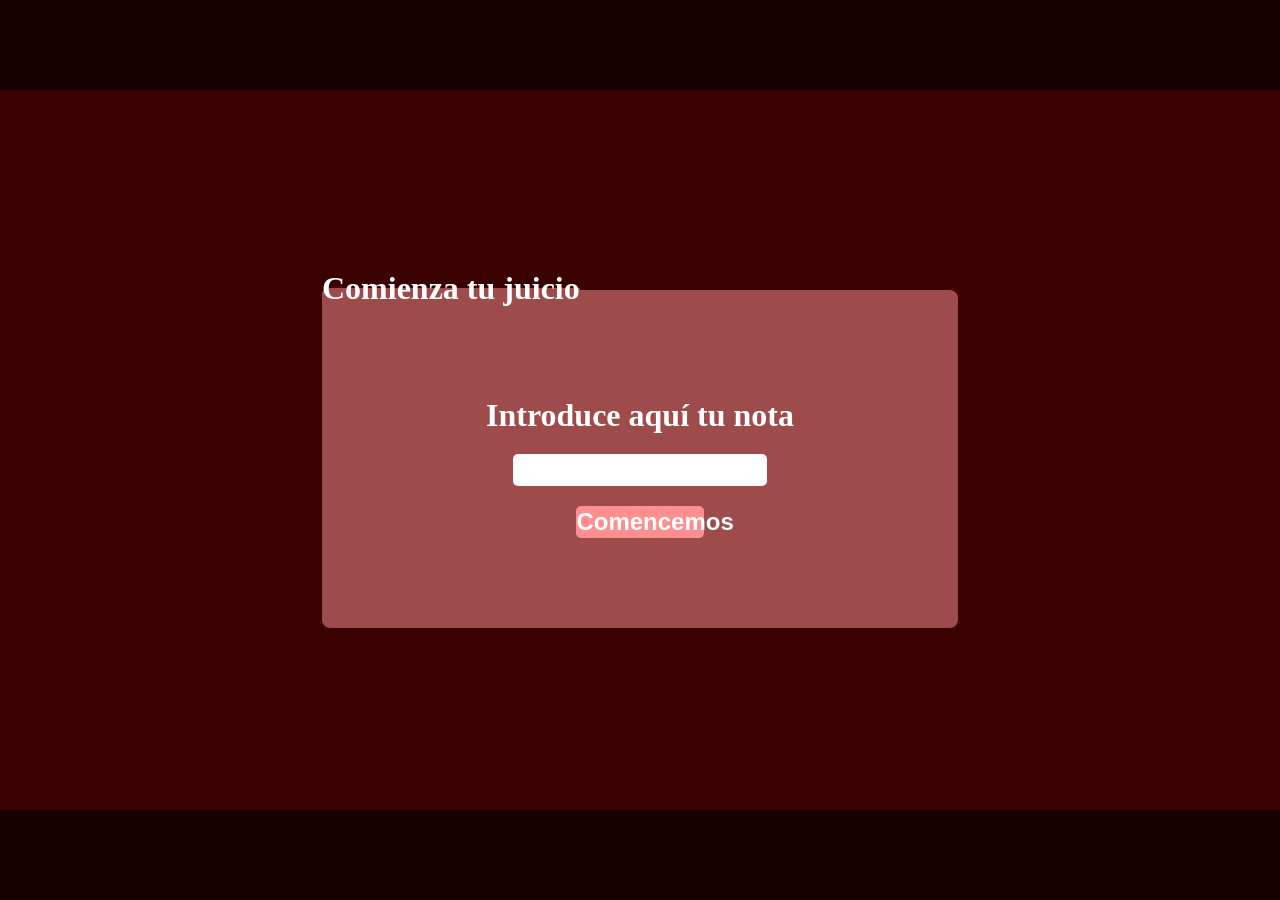
<file: index.html>
<!doctype html>
<html lang="es">
  <head>
    <meta charset="UTF-8" />
    <title>ClienteT1</title>
    <link rel="stylesheet" href="styles/styles.css" />
    <script src="scripts/main.js" defer></script>
  </head>
  <body>
    <div class="header"></div>
    <div class="main">
      <form id="form-nota">
        <fieldset>
          <legend>Comienza tu juicio</legend>

          <label for="nota">Introduce aquí tu nota</label>
          <input
            type="number"
            step="any"
            id="nota"
            inputmode="decimal"
            name="nota"
            min="0"
            max="10"
          />

          <button type="submit" id="enviar">Comencemos</button>

          <p id="resultado"></p>
        </fieldset>
      </form>
    </div>
    <div class="footer"></div>
  </body>
</html>
</file>
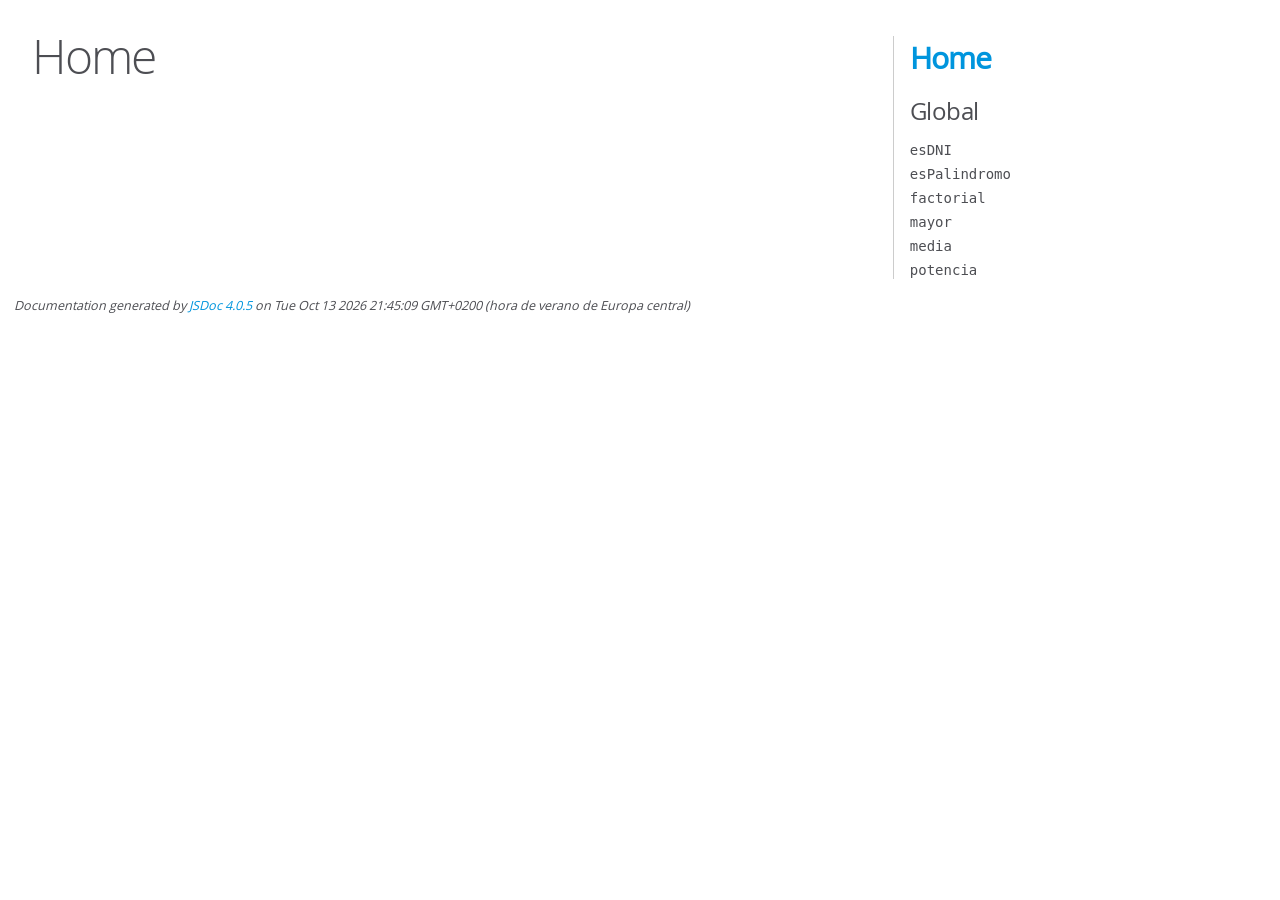
<file: scripts/out/index.html>
<!DOCTYPE html>
<html lang="en">
<head>
    <meta charset="utf-8">
    <title>JSDoc: Home</title>

    <script src="scripts/prettify/prettify.js"> </script>
    <script src="scripts/prettify/lang-css.js"> </script>
    <!--[if lt IE 9]>
      <script src="//html5shiv.googlecode.com/svn/trunk/html5.js"></script>
    <![endif]-->
    <link type="text/css" rel="stylesheet" href="styles/prettify-tomorrow.css">
    <link type="text/css" rel="stylesheet" href="styles/jsdoc-default.css">
</head>

<body>

<div id="main">

    <h1 class="page-title">Home</h1>

    



    


    <h3> </h3>










    









</div>

<nav>
    <h2><a href="index.html">Home</a></h2><h3>Global</h3><ul><li><a href="global.html#esDNI">esDNI</a></li><li><a href="global.html#esPalindromo">esPalindromo</a></li><li><a href="global.html#factorial">factorial</a></li><li><a href="global.html#mayor">mayor</a></li><li><a href="global.html#media">media</a></li><li><a href="global.html#potencia">potencia</a></li></ul>
</nav>

<br class="clear">

<footer>
    Documentation generated by <a href="https://github.com/jsdoc/jsdoc">JSDoc 4.0.5</a> on Tue Oct 13 2026 21:45:09 GMT+0200 (hora de verano de Europa central)
</footer>

<script> prettyPrint(); </script>
<script src="scripts/linenumber.js"> </script>
</body>
</html>
</file>
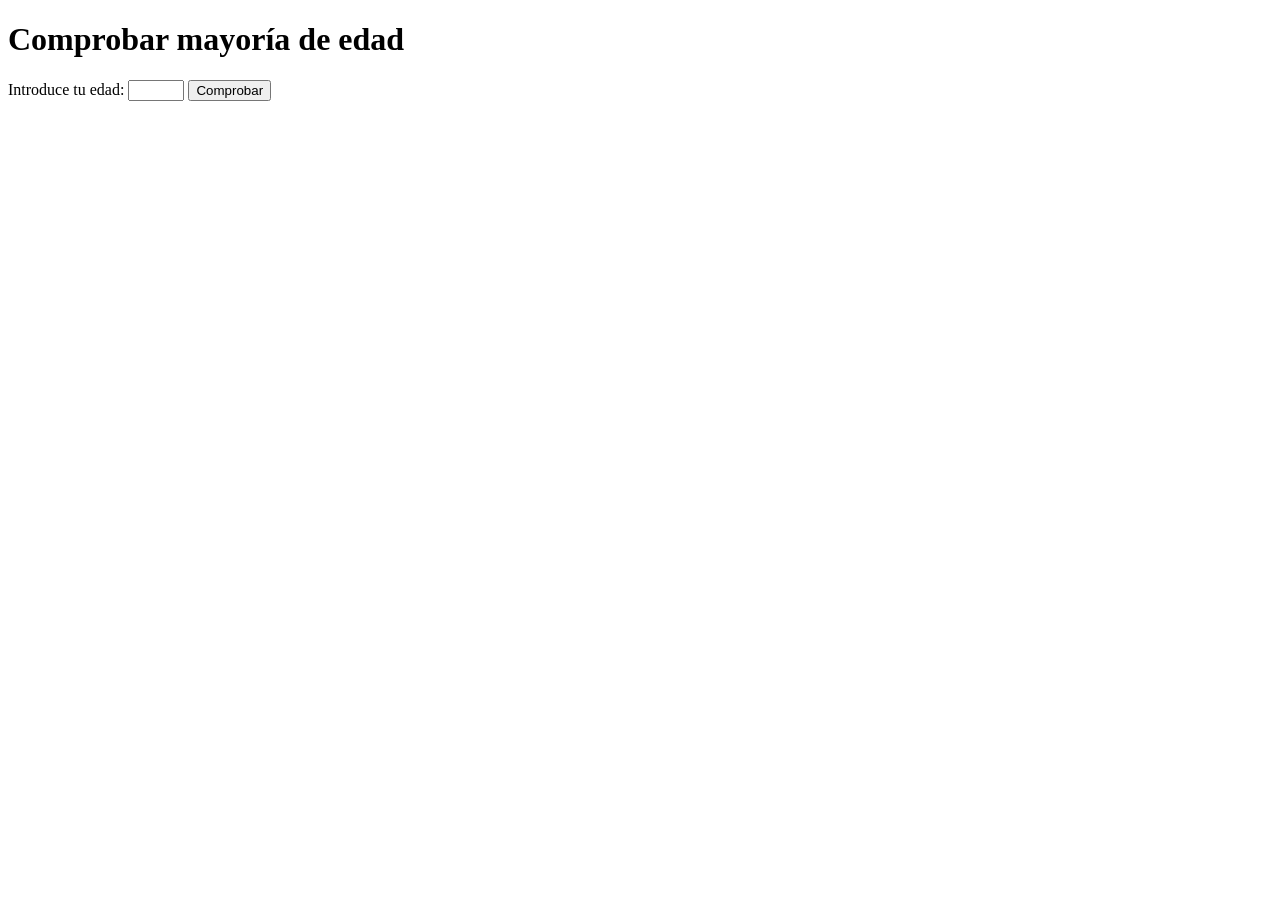
<file: typescript.html>
<!doctype html>
<html lang="es">
  <head>
    <meta charset="UTF-8" />
    <title>Solo adultos</title>
    <script src="scripts/main.js" defer></script>
  </head>
  <body>
    <h1>Comprobar mayoría de edad</h1>

    <form id="formularioEdad">
      <label for="edad">Introduce tu edad:</label>
      <input type="number" id="edad" name="edad" min="0" max="110" required />
      <button type="submit">Comprobar</button>
    </form>

    <p id="resultado"></p>
  </body>
</html>
</file>
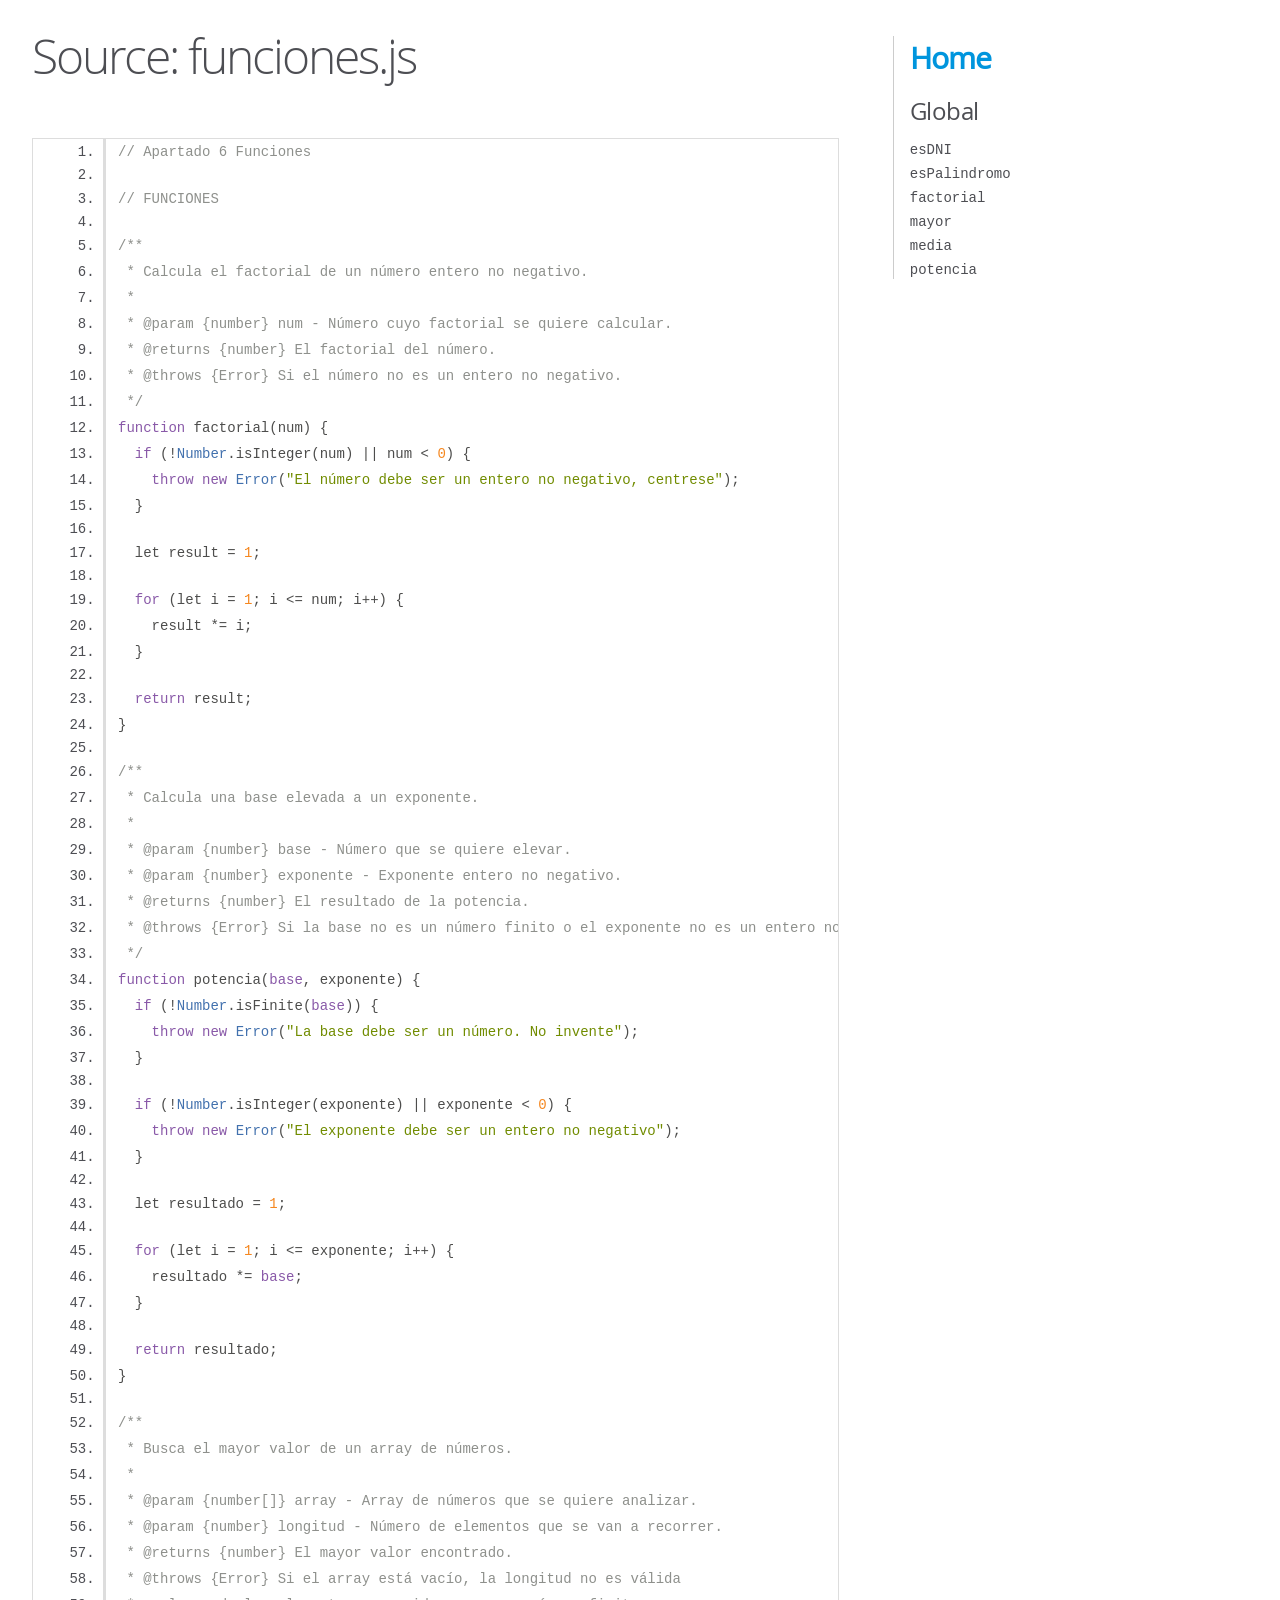
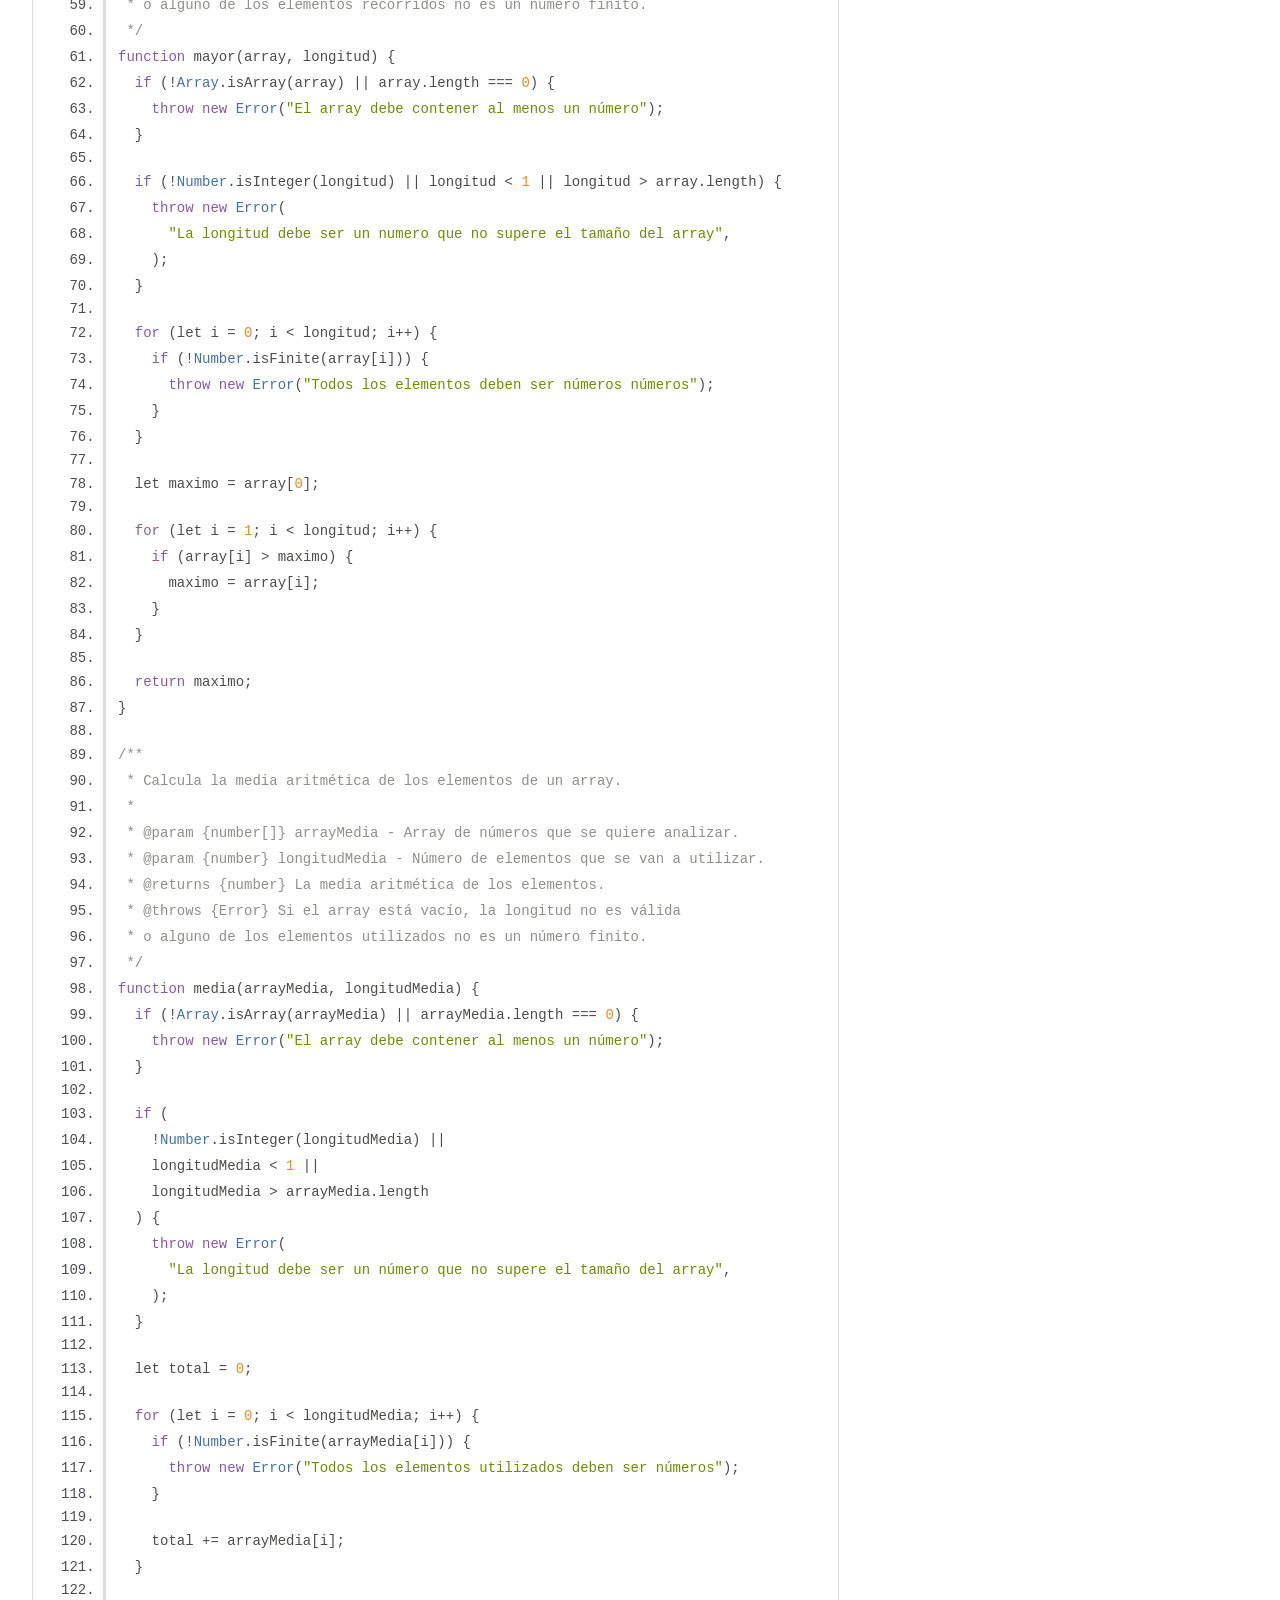
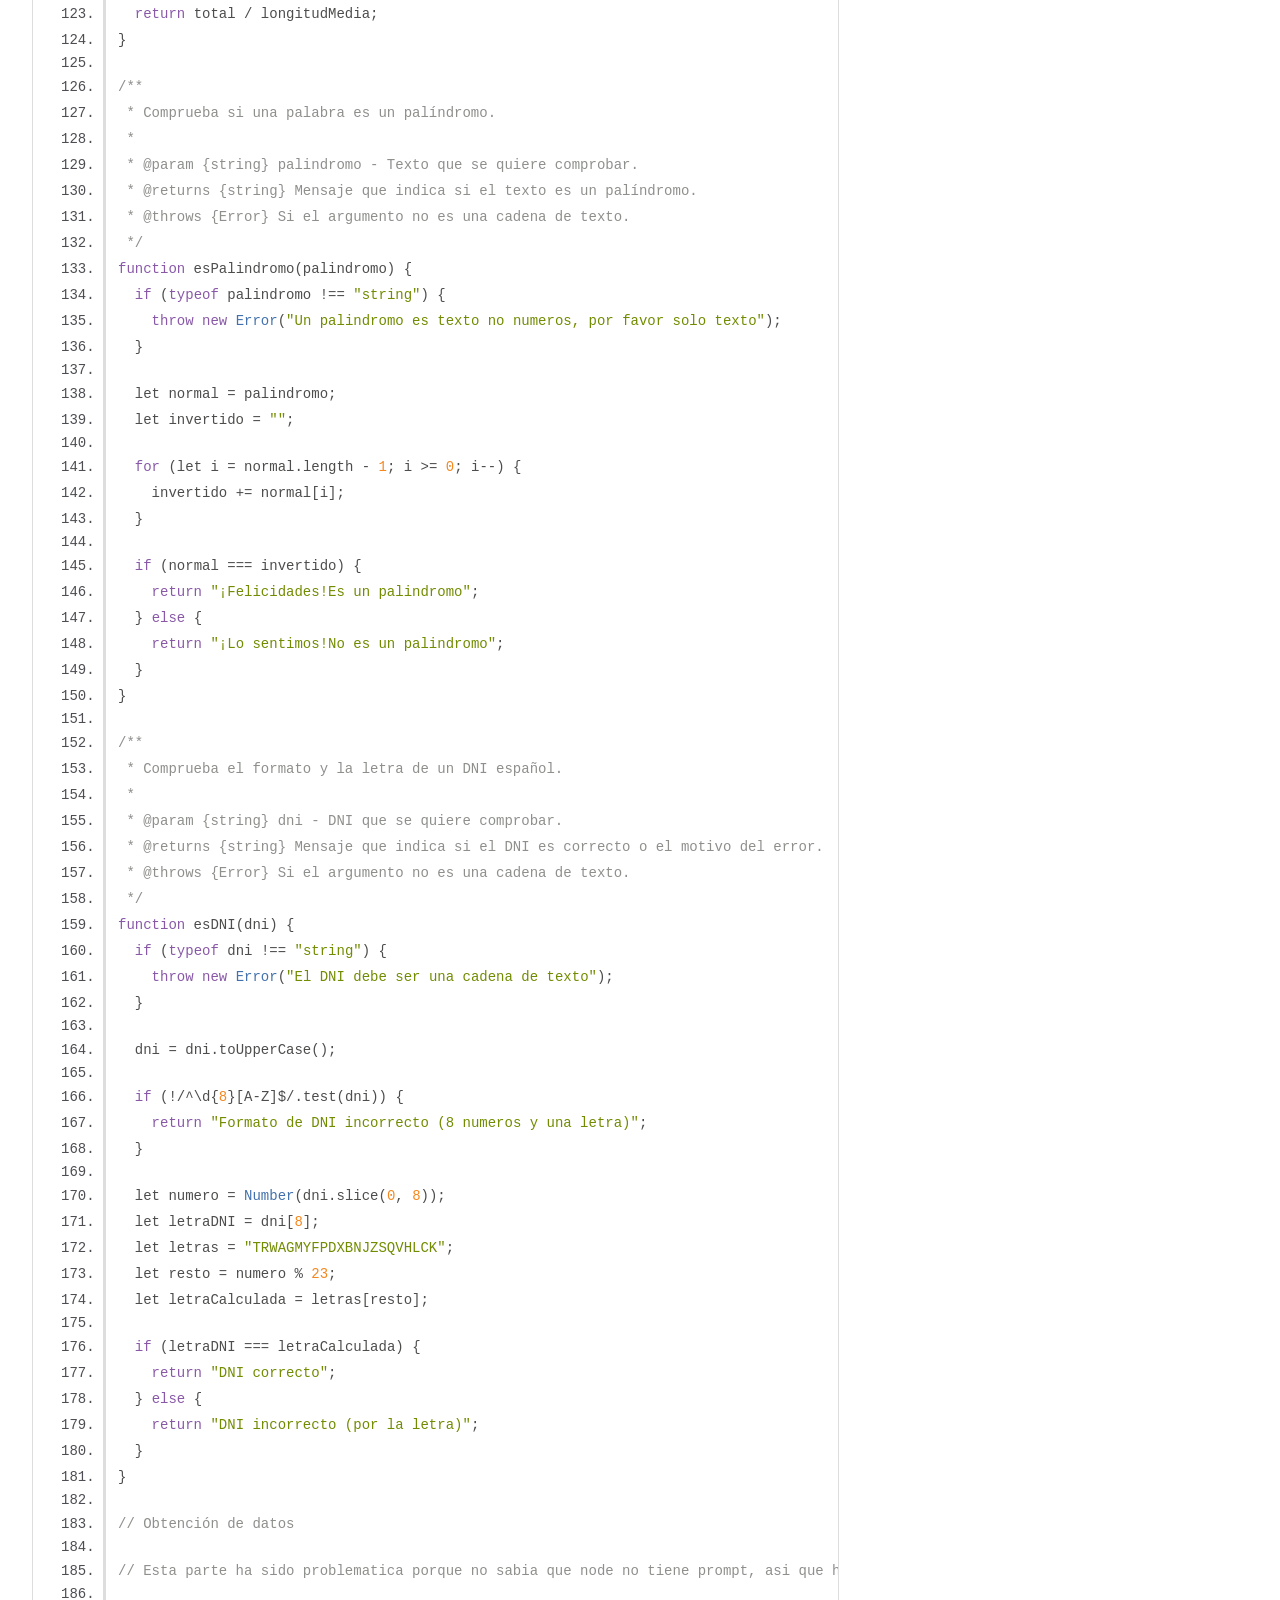
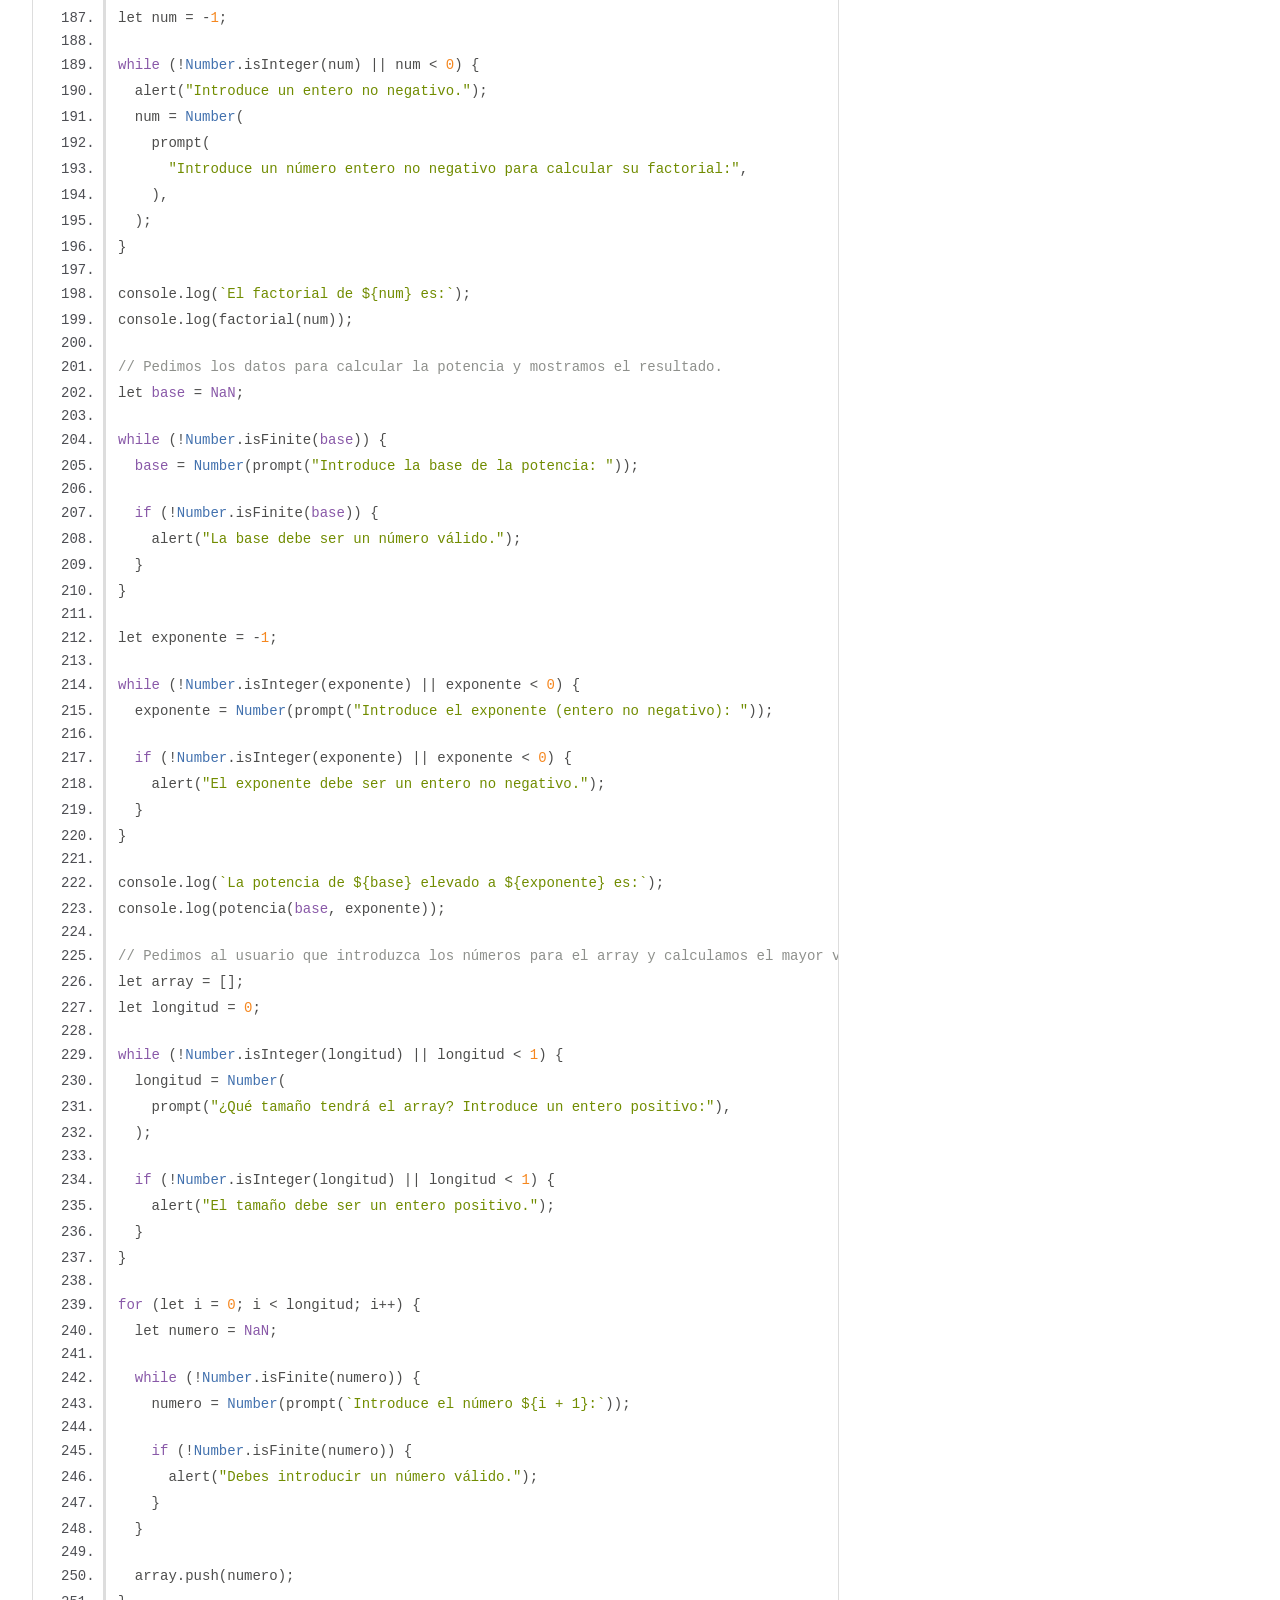
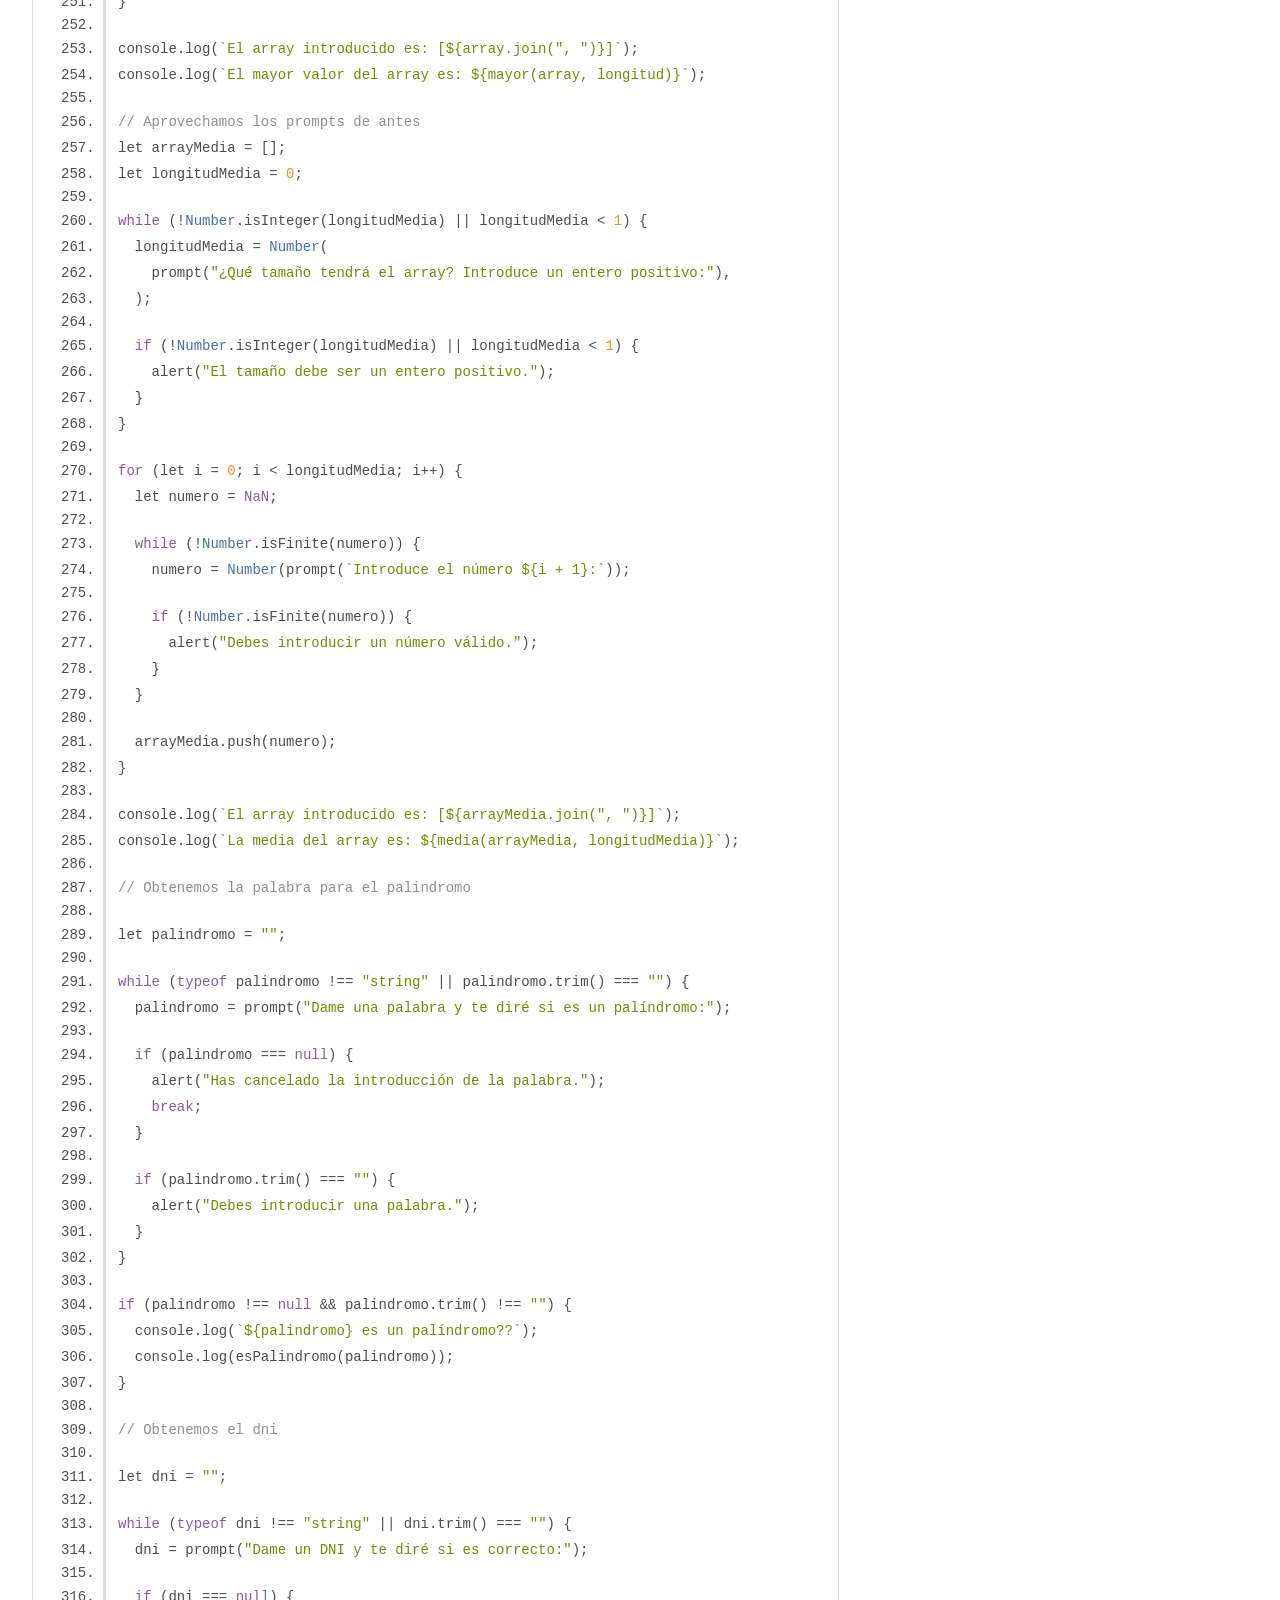
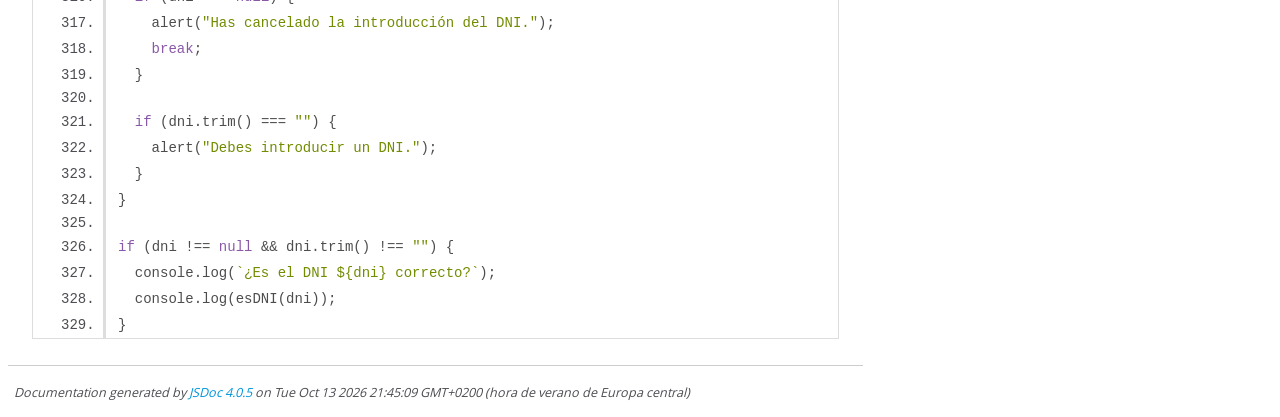
<file: scripts/out/funciones.js.html>
<!DOCTYPE html>
<html lang="en">
<head>
    <meta charset="utf-8">
    <title>JSDoc: Source: funciones.js</title>

    <script src="scripts/prettify/prettify.js"> </script>
    <script src="scripts/prettify/lang-css.js"> </script>
    <!--[if lt IE 9]>
      <script src="//html5shiv.googlecode.com/svn/trunk/html5.js"></script>
    <![endif]-->
    <link type="text/css" rel="stylesheet" href="styles/prettify-tomorrow.css">
    <link type="text/css" rel="stylesheet" href="styles/jsdoc-default.css">
</head>

<body>

<div id="main">

    <h1 class="page-title">Source: funciones.js</h1>

    



    
    <section>
        <article>
            <pre class="prettyprint source linenums"><code>// Apartado 6 Funciones

// FUNCIONES

/**
 * Calcula el factorial de un número entero no negativo.
 *
 * @param {number} num - Número cuyo factorial se quiere calcular.
 * @returns {number} El factorial del número.
 * @throws {Error} Si el número no es un entero no negativo.
 */
function factorial(num) {
  if (!Number.isInteger(num) || num &lt; 0) {
    throw new Error("El número debe ser un entero no negativo, centrese");
  }

  let result = 1;

  for (let i = 1; i &lt;= num; i++) {
    result *= i;
  }

  return result;
}

/**
 * Calcula una base elevada a un exponente.
 *
 * @param {number} base - Número que se quiere elevar.
 * @param {number} exponente - Exponente entero no negativo.
 * @returns {number} El resultado de la potencia.
 * @throws {Error} Si la base no es un número finito o el exponente no es un entero no negativo.
 */
function potencia(base, exponente) {
  if (!Number.isFinite(base)) {
    throw new Error("La base debe ser un número. No invente");
  }

  if (!Number.isInteger(exponente) || exponente &lt; 0) {
    throw new Error("El exponente debe ser un entero no negativo");
  }

  let resultado = 1;

  for (let i = 1; i &lt;= exponente; i++) {
    resultado *= base;
  }

  return resultado;
}

/**
 * Busca el mayor valor de un array de números.
 *
 * @param {number[]} array - Array de números que se quiere analizar.
 * @param {number} longitud - Número de elementos que se van a recorrer.
 * @returns {number} El mayor valor encontrado.
 * @throws {Error} Si el array está vacío, la longitud no es válida
 * o alguno de los elementos recorridos no es un número finito.
 */
function mayor(array, longitud) {
  if (!Array.isArray(array) || array.length === 0) {
    throw new Error("El array debe contener al menos un número");
  }

  if (!Number.isInteger(longitud) || longitud &lt; 1 || longitud > array.length) {
    throw new Error(
      "La longitud debe ser un numero que no supere el tamaño del array",
    );
  }

  for (let i = 0; i &lt; longitud; i++) {
    if (!Number.isFinite(array[i])) {
      throw new Error("Todos los elementos deben ser números números");
    }
  }

  let maximo = array[0];

  for (let i = 1; i &lt; longitud; i++) {
    if (array[i] > maximo) {
      maximo = array[i];
    }
  }

  return maximo;
}

/**
 * Calcula la media aritmética de los elementos de un array.
 *
 * @param {number[]} arrayMedia - Array de números que se quiere analizar.
 * @param {number} longitudMedia - Número de elementos que se van a utilizar.
 * @returns {number} La media aritmética de los elementos.
 * @throws {Error} Si el array está vacío, la longitud no es válida
 * o alguno de los elementos utilizados no es un número finito.
 */
function media(arrayMedia, longitudMedia) {
  if (!Array.isArray(arrayMedia) || arrayMedia.length === 0) {
    throw new Error("El array debe contener al menos un número");
  }

  if (
    !Number.isInteger(longitudMedia) ||
    longitudMedia &lt; 1 ||
    longitudMedia > arrayMedia.length
  ) {
    throw new Error(
      "La longitud debe ser un número que no supere el tamaño del array",
    );
  }

  let total = 0;

  for (let i = 0; i &lt; longitudMedia; i++) {
    if (!Number.isFinite(arrayMedia[i])) {
      throw new Error("Todos los elementos utilizados deben ser números");
    }

    total += arrayMedia[i];
  }

  return total / longitudMedia;
}

/**
 * Comprueba si una palabra es un palíndromo.
 *
 * @param {string} palindromo - Texto que se quiere comprobar.
 * @returns {string} Mensaje que indica si el texto es un palíndromo.
 * @throws {Error} Si el argumento no es una cadena de texto.
 */
function esPalindromo(palindromo) {
  if (typeof palindromo !== "string") {
    throw new Error("Un palindromo es texto no numeros, por favor solo texto");
  }

  let normal = palindromo;
  let invertido = "";

  for (let i = normal.length - 1; i >= 0; i--) {
    invertido += normal[i];
  }

  if (normal === invertido) {
    return "¡Felicidades!Es un palindromo";
  } else {
    return "¡Lo sentimos!No es un palindromo";
  }
}

/**
 * Comprueba el formato y la letra de un DNI español.
 *
 * @param {string} dni - DNI que se quiere comprobar.
 * @returns {string} Mensaje que indica si el DNI es correcto o el motivo del error.
 * @throws {Error} Si el argumento no es una cadena de texto.
 */
function esDNI(dni) {
  if (typeof dni !== "string") {
    throw new Error("El DNI debe ser una cadena de texto");
  }

  dni = dni.toUpperCase();

  if (!/^\d{8}[A-Z]$/.test(dni)) {
    return "Formato de DNI incorrecto (8 numeros y una letra)";
  }

  let numero = Number(dni.slice(0, 8));
  let letraDNI = dni[8];
  let letras = "TRWAGMYFPDXBNJZSQVHLCK";
  let resto = numero % 23;
  let letraCalculada = letras[resto];

  if (letraDNI === letraCalculada) {
    return "DNI correcto";
  } else {
    return "DNI incorrecto (por la letra)";
  }
}

// Obtención de datos

// Esta parte ha sido problematica porque no sabia que node no tiene prompt, asi que he tenido que usarlo en navegador para comprobarlo, funciones.html para probarlo.

let num = -1;

while (!Number.isInteger(num) || num &lt; 0) {
  alert("Introduce un entero no negativo.");
  num = Number(
    prompt(
      "Introduce un número entero no negativo para calcular su factorial:",
    ),
  );
}

console.log(`El factorial de ${num} es:`);
console.log(factorial(num));

// Pedimos los datos para calcular la potencia y mostramos el resultado.
let base = NaN;

while (!Number.isFinite(base)) {
  base = Number(prompt("Introduce la base de la potencia: "));

  if (!Number.isFinite(base)) {
    alert("La base debe ser un número válido.");
  }
}

let exponente = -1;

while (!Number.isInteger(exponente) || exponente &lt; 0) {
  exponente = Number(prompt("Introduce el exponente (entero no negativo): "));

  if (!Number.isInteger(exponente) || exponente &lt; 0) {
    alert("El exponente debe ser un entero no negativo.");
  }
}

console.log(`La potencia de ${base} elevado a ${exponente} es:`);
console.log(potencia(base, exponente));

// Pedimos al usuario que introduzca los números para el array y calculamos el mayor valor.
let array = [];
let longitud = 0;

while (!Number.isInteger(longitud) || longitud &lt; 1) {
  longitud = Number(
    prompt("¿Qué tamaño tendrá el array? Introduce un entero positivo:"),
  );

  if (!Number.isInteger(longitud) || longitud &lt; 1) {
    alert("El tamaño debe ser un entero positivo.");
  }
}

for (let i = 0; i &lt; longitud; i++) {
  let numero = NaN;

  while (!Number.isFinite(numero)) {
    numero = Number(prompt(`Introduce el número ${i + 1}:`));

    if (!Number.isFinite(numero)) {
      alert("Debes introducir un número válido.");
    }
  }

  array.push(numero);
}

console.log(`El array introducido es: [${array.join(", ")}]`);
console.log(`El mayor valor del array es: ${mayor(array, longitud)}`);

// Aprovechamos los prompts de antes
let arrayMedia = [];
let longitudMedia = 0;

while (!Number.isInteger(longitudMedia) || longitudMedia &lt; 1) {
  longitudMedia = Number(
    prompt("¿Qué tamaño tendrá el array? Introduce un entero positivo:"),
  );

  if (!Number.isInteger(longitudMedia) || longitudMedia &lt; 1) {
    alert("El tamaño debe ser un entero positivo.");
  }
}

for (let i = 0; i &lt; longitudMedia; i++) {
  let numero = NaN;

  while (!Number.isFinite(numero)) {
    numero = Number(prompt(`Introduce el número ${i + 1}:`));

    if (!Number.isFinite(numero)) {
      alert("Debes introducir un número válido.");
    }
  }

  arrayMedia.push(numero);
}

console.log(`El array introducido es: [${arrayMedia.join(", ")}]`);
console.log(`La media del array es: ${media(arrayMedia, longitudMedia)}`);

// Obtenemos la palabra para el palindromo

let palindromo = "";

while (typeof palindromo !== "string" || palindromo.trim() === "") {
  palindromo = prompt("Dame una palabra y te diré si es un palíndromo:");

  if (palindromo === null) {
    alert("Has cancelado la introducción de la palabra.");
    break;
  }

  if (palindromo.trim() === "") {
    alert("Debes introducir una palabra.");
  }
}

if (palindromo !== null &amp;&amp; palindromo.trim() !== "") {
  console.log(`${palindromo} es un palíndromo??`);
  console.log(esPalindromo(palindromo));
}

// Obtenemos el dni

let dni = "";

while (typeof dni !== "string" || dni.trim() === "") {
  dni = prompt("Dame un DNI y te diré si es correcto:");

  if (dni === null) {
    alert("Has cancelado la introducción del DNI.");
    break;
  }

  if (dni.trim() === "") {
    alert("Debes introducir un DNI.");
  }
}

if (dni !== null &amp;&amp; dni.trim() !== "") {
  console.log(`¿Es el DNI ${dni} correcto?`);
  console.log(esDNI(dni));
}
</code></pre>
        </article>
    </section>




</div>

<nav>
    <h2><a href="index.html">Home</a></h2><h3>Global</h3><ul><li><a href="global.html#esDNI">esDNI</a></li><li><a href="global.html#esPalindromo">esPalindromo</a></li><li><a href="global.html#factorial">factorial</a></li><li><a href="global.html#mayor">mayor</a></li><li><a href="global.html#media">media</a></li><li><a href="global.html#potencia">potencia</a></li></ul>
</nav>

<br class="clear">

<footer>
    Documentation generated by <a href="https://github.com/jsdoc/jsdoc">JSDoc 4.0.5</a> on Tue Oct 13 2026 21:45:09 GMT+0200 (hora de verano de Europa central)
</footer>

<script> prettyPrint(); </script>
<script src="scripts/linenumber.js"> </script>
</body>
</html>
</file>
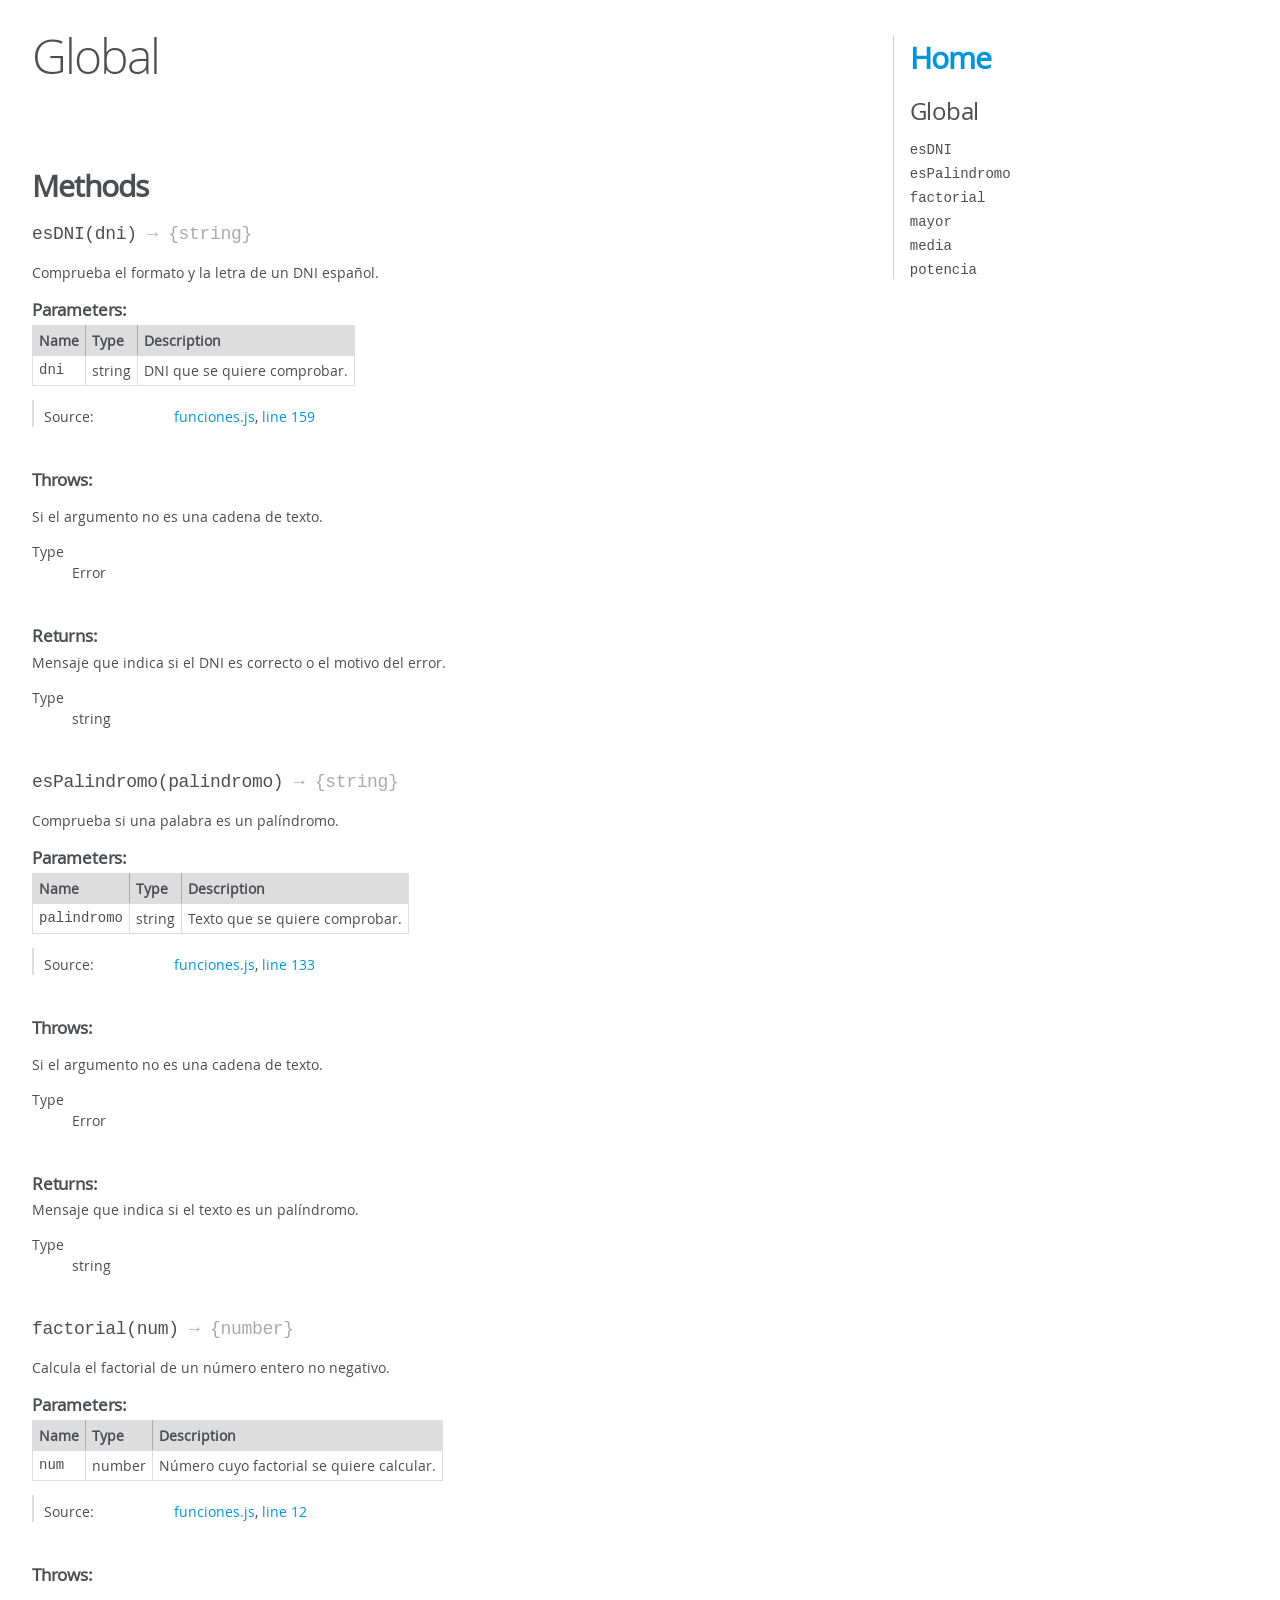
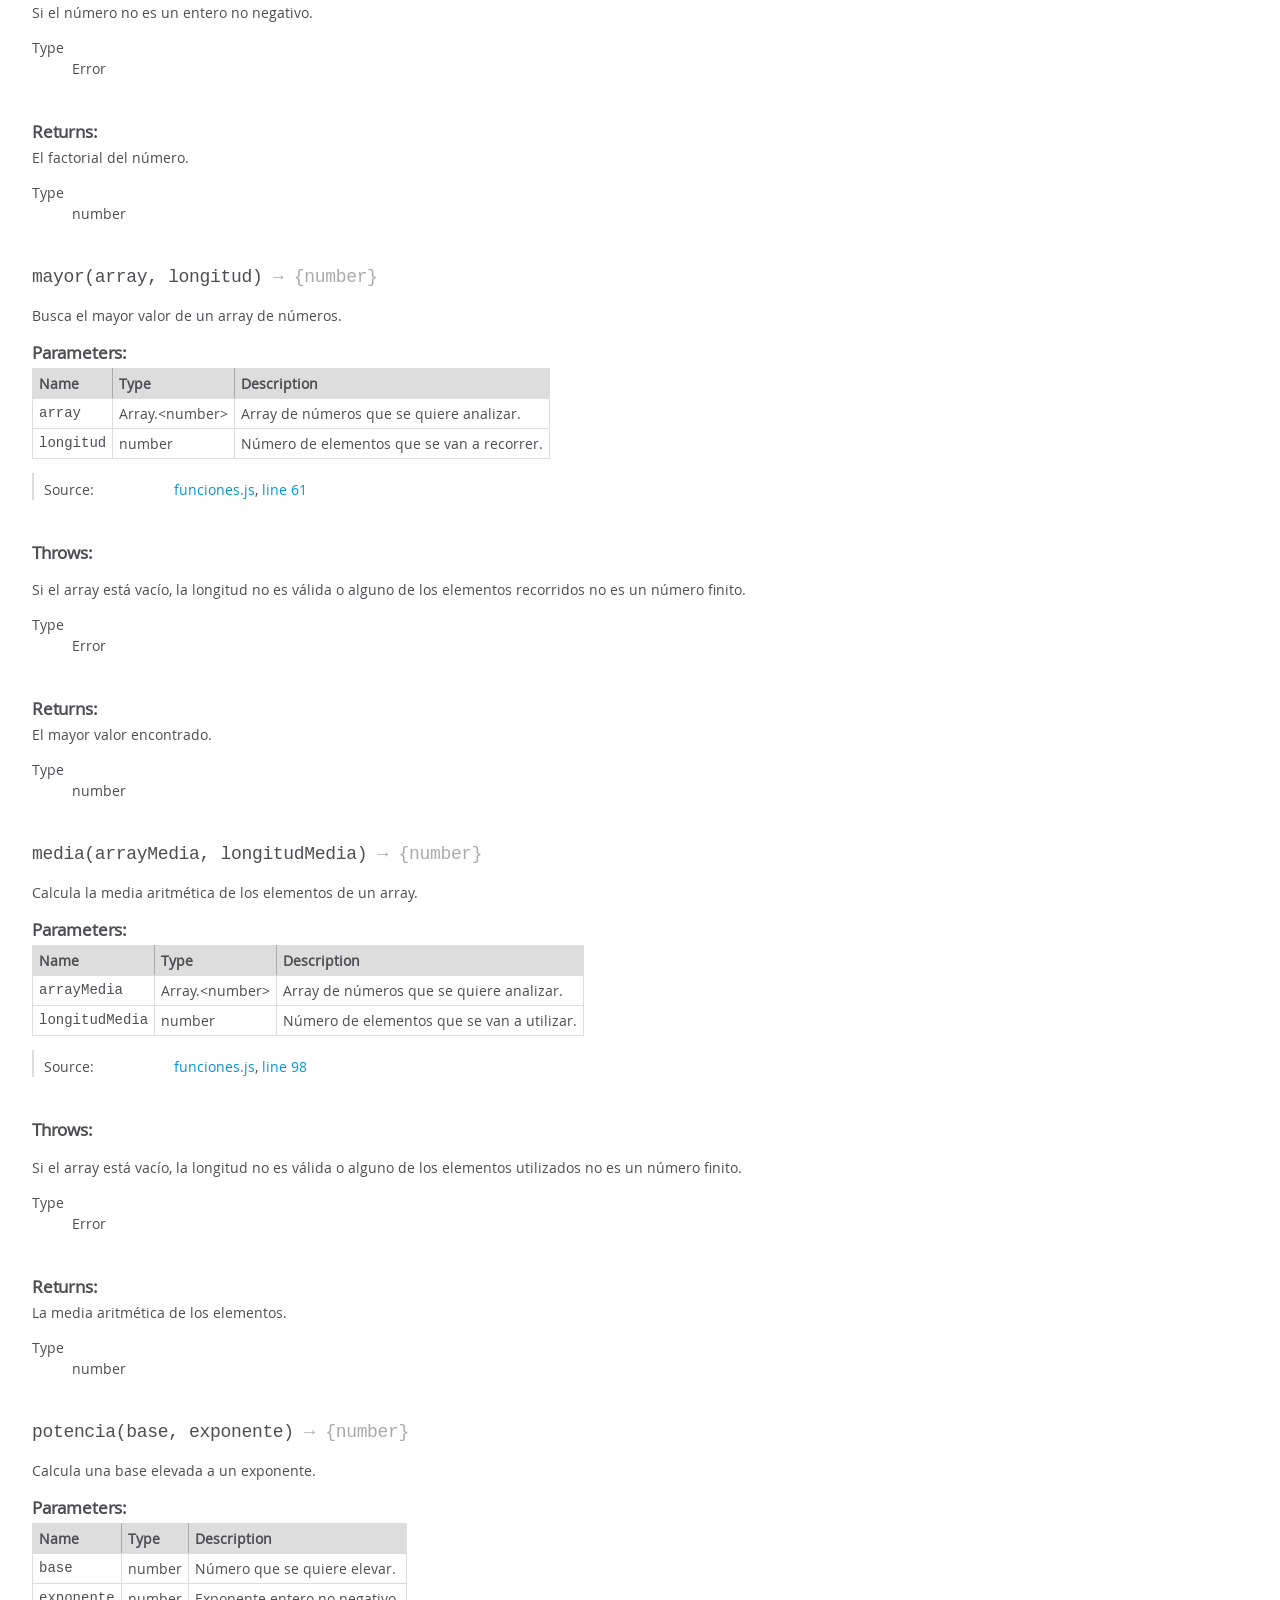
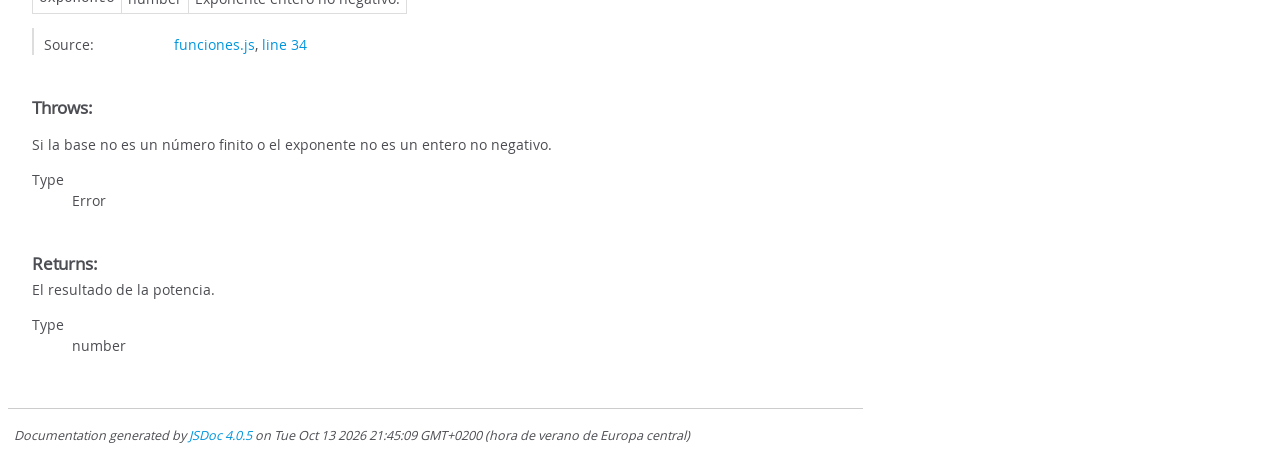
<file: scripts/out/global.html>
<!DOCTYPE html>
<html lang="en">
<head>
    <meta charset="utf-8">
    <title>JSDoc: Global</title>

    <script src="scripts/prettify/prettify.js"> </script>
    <script src="scripts/prettify/lang-css.js"> </script>
    <!--[if lt IE 9]>
      <script src="//html5shiv.googlecode.com/svn/trunk/html5.js"></script>
    <![endif]-->
    <link type="text/css" rel="stylesheet" href="styles/prettify-tomorrow.css">
    <link type="text/css" rel="stylesheet" href="styles/jsdoc-default.css">
</head>

<body>

<div id="main">

    <h1 class="page-title">Global</h1>

    




<section>

<header>
    
        <h2></h2>
        
    
</header>

<article>
    <div class="container-overview">
    
        

        


<dl class="details">

    

    

    

    

    

    

    

    

    

    

    

    

    

    

    

    
</dl>


        
    
    </div>

    

    

    

    

    

    

    

    
        <h3 class="subsection-title">Methods</h3>

        
            

    

    
    <h4 class="name" id="esDNI"><span class="type-signature"></span>esDNI<span class="signature">(dni)</span><span class="type-signature"> &rarr; {string}</span></h4>
    

    



<div class="description">
    Comprueba el formato y la letra de un DNI español.
</div>









    <h5>Parameters:</h5>
    

<table class="params">
    <thead>
    <tr>
        
        <th>Name</th>
        

        <th>Type</th>

        

        

        <th class="last">Description</th>
    </tr>
    </thead>

    <tbody>
    

        <tr>
            
                <td class="name"><code>dni</code></td>
            

            <td class="type">
            
                
<span class="param-type">string</span>


            
            </td>

            

            

            <td class="description last">DNI que se quiere comprobar.</td>
        </tr>

    
    </tbody>
</table>






<dl class="details">

    

    

    

    

    

    

    

    

    

    

    

    

    
    <dt class="tag-source">Source:</dt>
    <dd class="tag-source"><ul class="dummy"><li>
        <a href="funciones.js.html">funciones.js</a>, <a href="funciones.js.html#line159">line 159</a>
    </li></ul></dd>
    

    

    

    
</dl>













<h5>Throws:</h5>

        

<dl>
    <dt>
        <div class="param-desc">
        Si el argumento no es una cadena de texto.
        </div>
    </dt>
    <dd></dd>
    <dt>
        <dl>
            <dt>
                Type
            </dt>
            <dd>
                
<span class="param-type">Error</span>


            </dd>
        </dl>
    </dt>
    <dd></dd>
</dl>


    


<h5>Returns:</h5>

        
<div class="param-desc">
    Mensaje que indica si el DNI es correcto o el motivo del error.
</div>



<dl>
    <dt>
        Type
    </dt>
    <dd>
        
<span class="param-type">string</span>


    </dd>
</dl>

    





        
            

    

    
    <h4 class="name" id="esPalindromo"><span class="type-signature"></span>esPalindromo<span class="signature">(palindromo)</span><span class="type-signature"> &rarr; {string}</span></h4>
    

    



<div class="description">
    Comprueba si una palabra es un palíndromo.
</div>









    <h5>Parameters:</h5>
    

<table class="params">
    <thead>
    <tr>
        
        <th>Name</th>
        

        <th>Type</th>

        

        

        <th class="last">Description</th>
    </tr>
    </thead>

    <tbody>
    

        <tr>
            
                <td class="name"><code>palindromo</code></td>
            

            <td class="type">
            
                
<span class="param-type">string</span>


            
            </td>

            

            

            <td class="description last">Texto que se quiere comprobar.</td>
        </tr>

    
    </tbody>
</table>






<dl class="details">

    

    

    

    

    

    

    

    

    

    

    

    

    
    <dt class="tag-source">Source:</dt>
    <dd class="tag-source"><ul class="dummy"><li>
        <a href="funciones.js.html">funciones.js</a>, <a href="funciones.js.html#line133">line 133</a>
    </li></ul></dd>
    

    

    

    
</dl>













<h5>Throws:</h5>

        

<dl>
    <dt>
        <div class="param-desc">
        Si el argumento no es una cadena de texto.
        </div>
    </dt>
    <dd></dd>
    <dt>
        <dl>
            <dt>
                Type
            </dt>
            <dd>
                
<span class="param-type">Error</span>


            </dd>
        </dl>
    </dt>
    <dd></dd>
</dl>


    


<h5>Returns:</h5>

        
<div class="param-desc">
    Mensaje que indica si el texto es un palíndromo.
</div>



<dl>
    <dt>
        Type
    </dt>
    <dd>
        
<span class="param-type">string</span>


    </dd>
</dl>

    





        
            

    

    
    <h4 class="name" id="factorial"><span class="type-signature"></span>factorial<span class="signature">(num)</span><span class="type-signature"> &rarr; {number}</span></h4>
    

    



<div class="description">
    Calcula el factorial de un número entero no negativo.
</div>









    <h5>Parameters:</h5>
    

<table class="params">
    <thead>
    <tr>
        
        <th>Name</th>
        

        <th>Type</th>

        

        

        <th class="last">Description</th>
    </tr>
    </thead>

    <tbody>
    

        <tr>
            
                <td class="name"><code>num</code></td>
            

            <td class="type">
            
                
<span class="param-type">number</span>


            
            </td>

            

            

            <td class="description last">Número cuyo factorial se quiere calcular.</td>
        </tr>

    
    </tbody>
</table>






<dl class="details">

    

    

    

    

    

    

    

    

    

    

    

    

    
    <dt class="tag-source">Source:</dt>
    <dd class="tag-source"><ul class="dummy"><li>
        <a href="funciones.js.html">funciones.js</a>, <a href="funciones.js.html#line12">line 12</a>
    </li></ul></dd>
    

    

    

    
</dl>













<h5>Throws:</h5>

        

<dl>
    <dt>
        <div class="param-desc">
        Si el número no es un entero no negativo.
        </div>
    </dt>
    <dd></dd>
    <dt>
        <dl>
            <dt>
                Type
            </dt>
            <dd>
                
<span class="param-type">Error</span>


            </dd>
        </dl>
    </dt>
    <dd></dd>
</dl>


    


<h5>Returns:</h5>

        
<div class="param-desc">
    El factorial del número.
</div>



<dl>
    <dt>
        Type
    </dt>
    <dd>
        
<span class="param-type">number</span>


    </dd>
</dl>

    





        
            

    

    
    <h4 class="name" id="mayor"><span class="type-signature"></span>mayor<span class="signature">(array, longitud)</span><span class="type-signature"> &rarr; {number}</span></h4>
    

    



<div class="description">
    Busca el mayor valor de un array de números.
</div>









    <h5>Parameters:</h5>
    

<table class="params">
    <thead>
    <tr>
        
        <th>Name</th>
        

        <th>Type</th>

        

        

        <th class="last">Description</th>
    </tr>
    </thead>

    <tbody>
    

        <tr>
            
                <td class="name"><code>array</code></td>
            

            <td class="type">
            
                
<span class="param-type">Array.&lt;number></span>


            
            </td>

            

            

            <td class="description last">Array de números que se quiere analizar.</td>
        </tr>

    

        <tr>
            
                <td class="name"><code>longitud</code></td>
            

            <td class="type">
            
                
<span class="param-type">number</span>


            
            </td>

            

            

            <td class="description last">Número de elementos que se van a recorrer.</td>
        </tr>

    
    </tbody>
</table>






<dl class="details">

    

    

    

    

    

    

    

    

    

    

    

    

    
    <dt class="tag-source">Source:</dt>
    <dd class="tag-source"><ul class="dummy"><li>
        <a href="funciones.js.html">funciones.js</a>, <a href="funciones.js.html#line61">line 61</a>
    </li></ul></dd>
    

    

    

    
</dl>













<h5>Throws:</h5>

        

<dl>
    <dt>
        <div class="param-desc">
        Si el array está vacío, la longitud no es válidao alguno de los elementos recorridos no es un número finito.
        </div>
    </dt>
    <dd></dd>
    <dt>
        <dl>
            <dt>
                Type
            </dt>
            <dd>
                
<span class="param-type">Error</span>


            </dd>
        </dl>
    </dt>
    <dd></dd>
</dl>


    


<h5>Returns:</h5>

        
<div class="param-desc">
    El mayor valor encontrado.
</div>



<dl>
    <dt>
        Type
    </dt>
    <dd>
        
<span class="param-type">number</span>


    </dd>
</dl>

    





        
            

    

    
    <h4 class="name" id="media"><span class="type-signature"></span>media<span class="signature">(arrayMedia, longitudMedia)</span><span class="type-signature"> &rarr; {number}</span></h4>
    

    



<div class="description">
    Calcula la media aritmética de los elementos de un array.
</div>









    <h5>Parameters:</h5>
    

<table class="params">
    <thead>
    <tr>
        
        <th>Name</th>
        

        <th>Type</th>

        

        

        <th class="last">Description</th>
    </tr>
    </thead>

    <tbody>
    

        <tr>
            
                <td class="name"><code>arrayMedia</code></td>
            

            <td class="type">
            
                
<span class="param-type">Array.&lt;number></span>


            
            </td>

            

            

            <td class="description last">Array de números que se quiere analizar.</td>
        </tr>

    

        <tr>
            
                <td class="name"><code>longitudMedia</code></td>
            

            <td class="type">
            
                
<span class="param-type">number</span>


            
            </td>

            

            

            <td class="description last">Número de elementos que se van a utilizar.</td>
        </tr>

    
    </tbody>
</table>






<dl class="details">

    

    

    

    

    

    

    

    

    

    

    

    

    
    <dt class="tag-source">Source:</dt>
    <dd class="tag-source"><ul class="dummy"><li>
        <a href="funciones.js.html">funciones.js</a>, <a href="funciones.js.html#line98">line 98</a>
    </li></ul></dd>
    

    

    

    
</dl>













<h5>Throws:</h5>

        

<dl>
    <dt>
        <div class="param-desc">
        Si el array está vacío, la longitud no es válidao alguno de los elementos utilizados no es un número finito.
        </div>
    </dt>
    <dd></dd>
    <dt>
        <dl>
            <dt>
                Type
            </dt>
            <dd>
                
<span class="param-type">Error</span>


            </dd>
        </dl>
    </dt>
    <dd></dd>
</dl>


    


<h5>Returns:</h5>

        
<div class="param-desc">
    La media aritmética de los elementos.
</div>



<dl>
    <dt>
        Type
    </dt>
    <dd>
        
<span class="param-type">number</span>


    </dd>
</dl>

    





        
            

    

    
    <h4 class="name" id="potencia"><span class="type-signature"></span>potencia<span class="signature">(base, exponente)</span><span class="type-signature"> &rarr; {number}</span></h4>
    

    



<div class="description">
    Calcula una base elevada a un exponente.
</div>









    <h5>Parameters:</h5>
    

<table class="params">
    <thead>
    <tr>
        
        <th>Name</th>
        

        <th>Type</th>

        

        

        <th class="last">Description</th>
    </tr>
    </thead>

    <tbody>
    

        <tr>
            
                <td class="name"><code>base</code></td>
            

            <td class="type">
            
                
<span class="param-type">number</span>


            
            </td>

            

            

            <td class="description last">Número que se quiere elevar.</td>
        </tr>

    

        <tr>
            
                <td class="name"><code>exponente</code></td>
            

            <td class="type">
            
                
<span class="param-type">number</span>


            
            </td>

            

            

            <td class="description last">Exponente entero no negativo.</td>
        </tr>

    
    </tbody>
</table>






<dl class="details">

    

    

    

    

    

    

    

    

    

    

    

    

    
    <dt class="tag-source">Source:</dt>
    <dd class="tag-source"><ul class="dummy"><li>
        <a href="funciones.js.html">funciones.js</a>, <a href="funciones.js.html#line34">line 34</a>
    </li></ul></dd>
    

    

    

    
</dl>













<h5>Throws:</h5>

        

<dl>
    <dt>
        <div class="param-desc">
        Si la base no es un número finito o el exponente no es un entero no negativo.
        </div>
    </dt>
    <dd></dd>
    <dt>
        <dl>
            <dt>
                Type
            </dt>
            <dd>
                
<span class="param-type">Error</span>


            </dd>
        </dl>
    </dt>
    <dd></dd>
</dl>


    


<h5>Returns:</h5>

        
<div class="param-desc">
    El resultado de la potencia.
</div>



<dl>
    <dt>
        Type
    </dt>
    <dd>
        
<span class="param-type">number</span>


    </dd>
</dl>

    





        
    

    

    
</article>

</section>




</div>

<nav>
    <h2><a href="index.html">Home</a></h2><h3>Global</h3><ul><li><a href="global.html#esDNI">esDNI</a></li><li><a href="global.html#esPalindromo">esPalindromo</a></li><li><a href="global.html#factorial">factorial</a></li><li><a href="global.html#mayor">mayor</a></li><li><a href="global.html#media">media</a></li><li><a href="global.html#potencia">potencia</a></li></ul>
</nav>

<br class="clear">

<footer>
    Documentation generated by <a href="https://github.com/jsdoc/jsdoc">JSDoc 4.0.5</a> on Tue Oct 13 2026 21:45:09 GMT+0200 (hora de verano de Europa central)
</footer>

<script> prettyPrint(); </script>
<script src="scripts/linenumber.js"> </script>
</body>
</html>
</file>
<file: styles/styles.css>
* {
  padding: 0;
  margin: 0;
  box-sizing: border-box;
}

body {
  width: 100%;
  height: 100vh;
}

.header {
  width: 100%;
  height: 10vh;
  background-color: #180000;
}

.main {
  width: 100%;
  height: 80vh;
  background-color: #3b0000;
  display: flex;
  flex-direction: column;
  justify-content: center;
  align-items: center;
  font-weight: bold;
  font-size: 2rem;
}

.main form {
  width: 100%;
  height: 100%;
  display: flex;
  justify-content: center;
  align-items: center;
}

fieldset {
  width: 50%;
  height: 50%;
  background-color: #9e4b4b;
  border: 2px solid #350000;
  border-radius: 10px;
  display: flex;
  flex-direction: column;
  justify-content: center;
  align-items: center;
  color: white;
}

input {
  width: 40%;
  height: 10%;
  border: none;
  border-radius: 5px;
  margin-top: 20px;
}

button {
  width: 20%;
  height: 10%;
  background-color: #ff8f8f;
  border: none;
  border-radius: 5px;
  color: white;
  font-weight: bold;
  font-size: 1.5rem;
  cursor: pointer;
  margin-top: 20px;
}

button:hover {
  background-color: #00000082;
}

.footer {
  width: 100%;
  height: 10vh;
  background-color: #180000;
}
</file>
<file: scripts/out/styles/prettify-tomorrow.css>
/* Tomorrow Theme */
/* Original theme - https://github.com/chriskempson/tomorrow-theme */
/* Pretty printing styles. Used with prettify.js. */
/* SPAN elements with the classes below are added by prettyprint. */
/* plain text */
.pln {
  color: #4d4d4c; }

@media screen {
  /* string content */
  .str {
    color: #718c00; }

  /* a keyword */
  .kwd {
    color: #8959a8; }

  /* a comment */
  .com {
    color: #8e908c; }

  /* a type name */
  .typ {
    color: #4271ae; }

  /* a literal value */
  .lit {
    color: #f5871f; }

  /* punctuation */
  .pun {
    color: #4d4d4c; }

  /* lisp open bracket */
  .opn {
    color: #4d4d4c; }

  /* lisp close bracket */
  .clo {
    color: #4d4d4c; }

  /* a markup tag name */
  .tag {
    color: #c82829; }

  /* a markup attribute name */
  .atn {
    color: #f5871f; }

  /* a markup attribute value */
  .atv {
    color: #3e999f; }

  /* a declaration */
  .dec {
    color: #f5871f; }

  /* a variable name */
  .var {
    color: #c82829; }

  /* a function name */
  .fun {
    color: #4271ae; } }
/* Use higher contrast and text-weight for printable form. */
@media print, projection {
  .str {
    color: #060; }

  .kwd {
    color: #006;
    font-weight: bold; }

  .com {
    color: #600;
    font-style: italic; }

  .typ {
    color: #404;
    font-weight: bold; }

  .lit {
    color: #044; }

  .pun, .opn, .clo {
    color: #440; }

  .tag {
    color: #006;
    font-weight: bold; }

  .atn {
    color: #404; }

  .atv {
    color: #060; } }
/* Style */
/*
pre.prettyprint {
  background: white;
  font-family: Consolas, Monaco, 'Andale Mono', monospace;
  font-size: 12px;
  line-height: 1.5;
  border: 1px solid #ccc;
  padding: 10px; }
*/

/* Specify class=linenums on a pre to get line numbering */
ol.linenums {
  margin-top: 0;
  margin-bottom: 0; }

/* IE indents via margin-left */
li.L0,
li.L1,
li.L2,
li.L3,
li.L4,
li.L5,
li.L6,
li.L7,
li.L8,
li.L9 {
  /* */ }

/* Alternate shading for lines */
li.L1,
li.L3,
li.L5,
li.L7,
li.L9 {
  /* */ }
</file>
<file: scripts/out/styles/jsdoc-default.css>
@font-face {
    font-family: 'Open Sans';
    font-weight: normal;
    font-style: normal;
    src: url('../fonts/OpenSans-Regular-webfont.eot');
    src:
        local('Open Sans'),
        local('OpenSans'),
        url('../fonts/OpenSans-Regular-webfont.eot?#iefix') format('embedded-opentype'),
        url('../fonts/OpenSans-Regular-webfont.woff') format('woff'),
        url('../fonts/OpenSans-Regular-webfont.svg#open_sansregular') format('svg');
}

@font-face {
    font-family: 'Open Sans Light';
    font-weight: normal;
    font-style: normal;
    src: url('../fonts/OpenSans-Light-webfont.eot');
    src:
        local('Open Sans Light'),
        local('OpenSans Light'),
        url('../fonts/OpenSans-Light-webfont.eot?#iefix') format('embedded-opentype'),
        url('../fonts/OpenSans-Light-webfont.woff') format('woff'),
        url('../fonts/OpenSans-Light-webfont.svg#open_sanslight') format('svg');
}

html
{
    overflow: auto;
    background-color: #fff;
    font-size: 14px;
}

body
{
    font-family: 'Open Sans', sans-serif;
    line-height: 1.5;
    color: #4d4e53;
    background-color: white;
}

a, a:visited, a:active {
    color: #0095dd;
    text-decoration: none;
}

a:hover {
    text-decoration: underline;
}

header
{
    display: block;
    padding: 0px 4px;
}

tt, code, kbd, samp {
    font-family: Consolas, Monaco, 'Andale Mono', monospace;
}

.class-description {
    font-size: 130%;
    line-height: 140%;
    margin-bottom: 1em;
    margin-top: 1em;
}

.class-description:empty {
    margin: 0;
}

#main {
    float: left;
    width: 70%;
}

article dl {
    margin-bottom: 40px;
}

article img {
  max-width: 100%;
}

section
{
    display: block;
    background-color: #fff;
    padding: 12px 24px;
    border-bottom: 1px solid #ccc;
    margin-right: 30px;
}

.variation {
    display: none;
}

.signature-attributes {
    font-size: 60%;
    color: #aaa;
    font-style: italic;
    font-weight: lighter;
}

nav
{
    display: block;
    float: right;
    margin-top: 28px;
    width: 30%;
    box-sizing: border-box;
    border-left: 1px solid #ccc;
    padding-left: 16px;
}

nav ul {
    font-family: 'Lucida Grande', 'Lucida Sans Unicode', arial, sans-serif;
    font-size: 100%;
    line-height: 17px;
    padding: 0;
    margin: 0;
    list-style-type: none;
}

nav ul a, nav ul a:visited, nav ul a:active {
    font-family: Consolas, Monaco, 'Andale Mono', monospace;
    line-height: 18px;
    color: #4D4E53;
}

nav h3 {
    margin-top: 12px;
}

nav li {
    margin-top: 6px;
}

footer {
    display: block;
    padding: 6px;
    margin-top: 12px;
    font-style: italic;
    font-size: 90%;
}

h1, h2, h3, h4 {
    font-weight: 200;
    margin: 0;
}

h1
{
    font-family: 'Open Sans Light', sans-serif;
    font-size: 48px;
    letter-spacing: -2px;
    margin: 12px 24px 20px;
}

h2, h3.subsection-title
{
    font-size: 30px;
    font-weight: 700;
    letter-spacing: -1px;
    margin-bottom: 12px;
}

h3
{
    font-size: 24px;
    letter-spacing: -0.5px;
    margin-bottom: 12px;
}

h4
{
    font-size: 18px;
    letter-spacing: -0.33px;
    margin-bottom: 12px;
    color: #4d4e53;
}

h5, .container-overview .subsection-title
{
    font-size: 120%;
    font-weight: bold;
    letter-spacing: -0.01em;
    margin: 8px 0 3px 0;
}

h6
{
    font-size: 100%;
    letter-spacing: -0.01em;
    margin: 6px 0 3px 0;
    font-style: italic;
}

table
{
    border-spacing: 0;
    border: 0;
    border-collapse: collapse;
}

td, th
{
    border: 1px solid #ddd;
    margin: 0px;
    text-align: left;
    vertical-align: top;
    padding: 4px 6px;
    display: table-cell;
}

thead tr
{
    background-color: #ddd;
    font-weight: bold;
}

th { border-right: 1px solid #aaa; }
tr > th:last-child { border-right: 1px solid #ddd; }

.ancestors, .attribs { color: #999; }
.ancestors a, .attribs a
{
    color: #999 !important;
    text-decoration: none;
}

.clear
{
    clear: both;
}

.important
{
    font-weight: bold;
    color: #950B02;
}

.yes-def {
    text-indent: -1000px;
}

.type-signature {
    color: #aaa;
}

.name, .signature {
    font-family: Consolas, Monaco, 'Andale Mono', monospace;
}

.details { margin-top: 14px; border-left: 2px solid #DDD; }
.details dt { width: 120px; float: left; padding-left: 10px;  padding-top: 6px; }
.details dd { margin-left: 70px; }
.details ul { margin: 0; }
.details ul { list-style-type: none; }
.details li { margin-left: 30px; padding-top: 6px; }
.details pre.prettyprint { margin: 0 }
.details .object-value { padding-top: 0; }

.description {
    margin-bottom: 1em;
    margin-top: 1em;
}

.code-caption
{
    font-style: italic;
    font-size: 107%;
    margin: 0;
}

.source
{
    border: 1px solid #ddd;
    width: 80%;
    overflow: auto;
}

.prettyprint.source {
    width: inherit;
}

.source code
{
    font-size: 100%;
    line-height: 18px;
    display: block;
    padding: 4px 12px;
    margin: 0;
    background-color: #fff;
    color: #4D4E53;
}

.prettyprint code span.line
{
  display: inline-block;
}

.prettyprint.linenums
{
  padding-left: 70px;
  -webkit-user-select: none;
  -moz-user-select: none;
  -ms-user-select: none;
  user-select: none;
}

.prettyprint.linenums ol
{
  padding-left: 0;
}

.prettyprint.linenums li
{
  border-left: 3px #ddd solid;
}

.prettyprint.linenums li.selected,
.prettyprint.linenums li.selected *
{
  background-color: lightyellow;
}

.prettyprint.linenums li *
{
  -webkit-user-select: text;
  -moz-user-select: text;
  -ms-user-select: text;
  user-select: text;
}

.params .name, .props .name, .name code {
    color: #4D4E53;
    font-family: Consolas, Monaco, 'Andale Mono', monospace;
    font-size: 100%;
}

.params td.description > p:first-child,
.props td.description > p:first-child
{
    margin-top: 0;
    padding-top: 0;
}

.params td.description > p:last-child,
.props td.description > p:last-child
{
    margin-bottom: 0;
    padding-bottom: 0;
}

.disabled {
    color: #454545;
}
</file>
